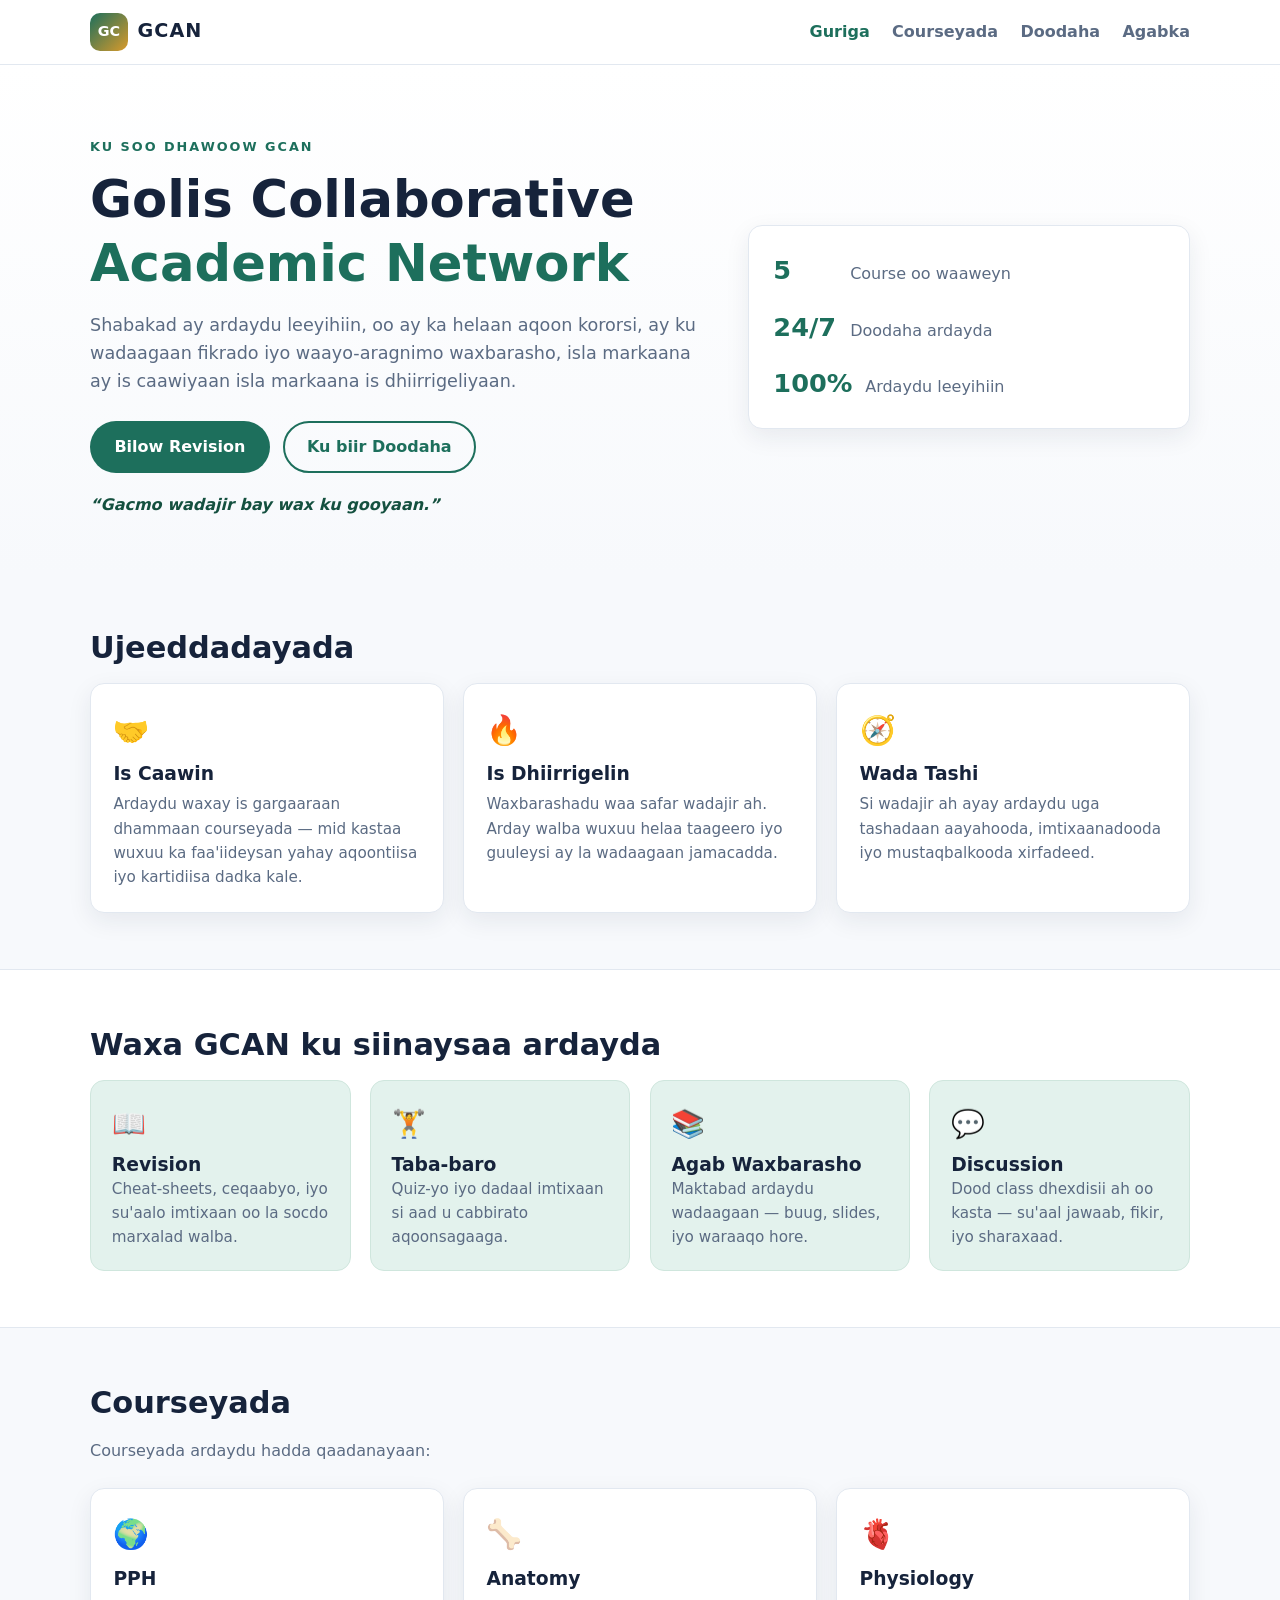
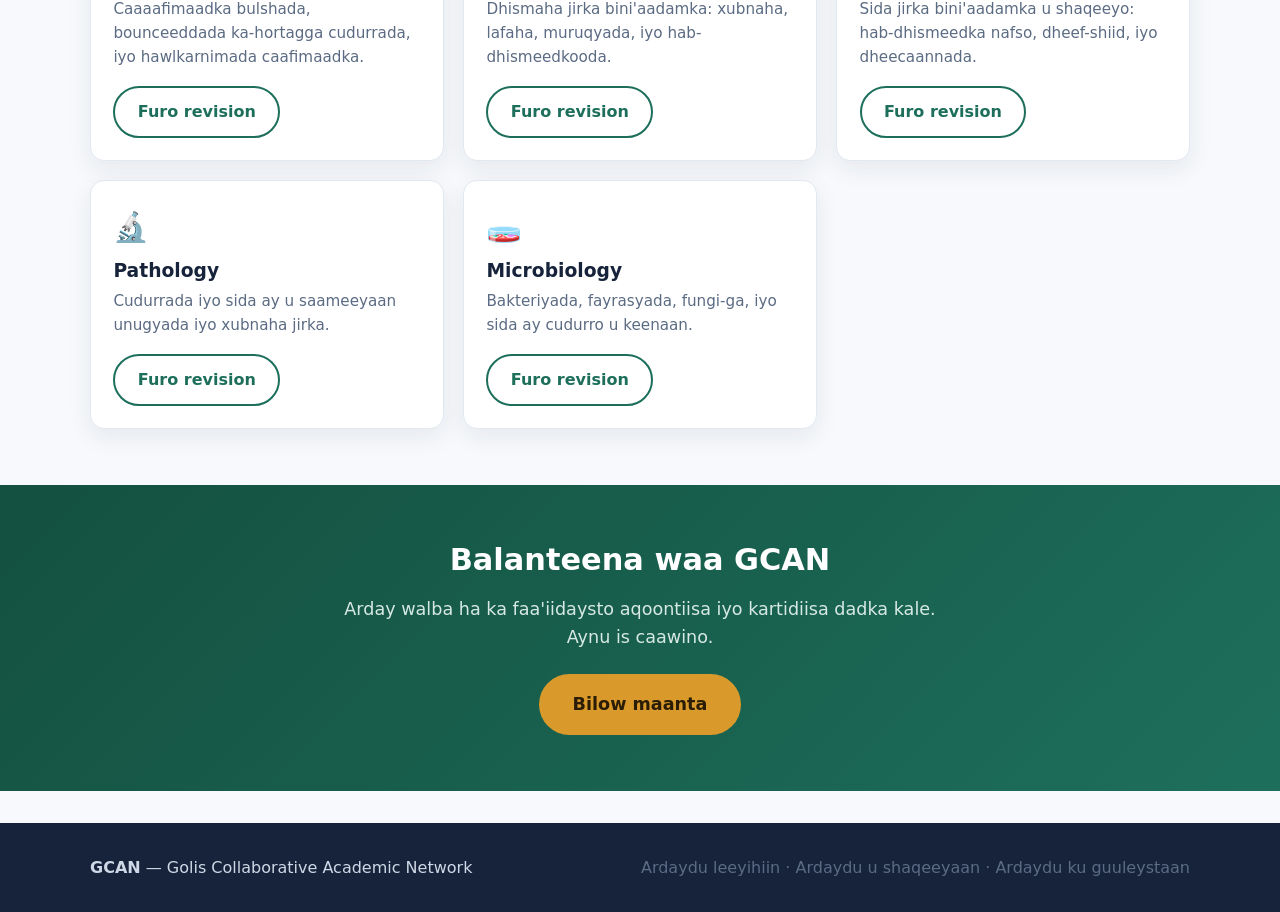
<file: index.html>
<!DOCTYPE html>
<html lang="so">
<head>
  <meta charset="UTF-8" />
  <meta name="viewport" content="width=device-width, initial-scale=1.0" />
  <title>GCAN — Golis Collaborative Academic Network</title>
  <meta name="description" content="GCAN waa shabakad ardaydu isku raadiyaan aqoon kororsi, revision, tababar, agab waxbarasho iyo doodaha class-ka dhexdiisa." />
  <link rel="stylesheet" href="css/style.css" />
</head>
<body>
  <header class="site-header">
    <div class="container nav-wrap">
      <a href="index.html" class="brand">
        <span class="brand-mark">GC</span>
        <span class="brand-text">GCAN</span>
      </a>
      <nav class="nav" id="mainNav">
        <a href="index.html" class="active">Guriga</a>
        <a href="courses.html">Courseyada</a>
        <a href="discussion.html">Doodaha</a>
        <a href="materials.html">Agabka</a>
      </nav>
      <button class="nav-toggle" id="navToggle" aria-label="Furo menu">☰</button>
    </div>
  </header>

  <main>
    <section class="hero">
      <div class="container hero-grid">
        <div>
          <p class="eyebrow">Ku soo dhawoow GCAN</p>
          <h1>Golis Collaborative <span class="accent">Academic Network</span></h1>
          <p class="lead">
            Shabakad ay ardaydu leeyihiin, oo ay ka helaan aqoon kororsi, ay ku wadaagaan
            fikrado iyo waayo-aragnimo waxbarasho, isla markaana ay is caawiyaan isla
            markaana is dhiirrigeliyaan.
          </p>
          <div class="hero-actions">
            <a class="btn btn-primary" href="courses.html">Bilow Revision</a>
            <a class="btn btn-ghost" href="discussion.html">Ku biir Doodaha</a>
          </div>
          <p class="quote">“Gacmo wadajir bay wax ku gooyaan.”</p>
        </div>
        <div class="hero-card" aria-hidden="true">
          <div class="hero-stat"><strong>5</strong><span>Course oo waaweyn</span></div>
          <div class="hero-stat"><strong>24/7</strong><span>Doodaha ardayda</span></div>
          <div class="hero-stat"><strong>100%</strong><span>Ardaydu leeyihiin</span></div>
        </div>
      </div>
    </section>

    <section class="section">
      <div class="container">
        <h2>Ujeeddadayada</h2>
        <div class="grid grid-3">
          <article class="card">
            <div class="card-icon">🤝</div>
            <h3>Is Caawin</h3>
            <p>Ardaydu waxay is gargaaraan dhammaan courseyada — mid kastaa wuxuu ka faa'iideysan yahay aqoontiisa iyo kartidiisa dadka kale.</p>
          </article>
          <article class="card">
            <div class="card-icon">🔥</div>
            <h3>Is Dhiirrigelin</h3>
            <p>Waxbarashadu waa safar wadajir ah. Arday walba wuxuu helaa taageero iyo guuleysi ay la wadaagaan jamacadda.</p>
          </article>
          <article class="card">
            <div class="card-icon">🧭</div>
            <h3>Wada Tashi</h3>
            <p>Si wadajir ah ayay ardaydu uga tashadaan aayahooda, imtixaanadooda iyo mustaqbalkooda xirfadeed.</p>
          </article>
        </div>
      </div>
    </section>

    <section class="section section-alt">
      <div class="container">
        <h2>Waxa GCAN ku siinaysaa ardayda</h2>
        <div class="grid grid-4">
          <article class="feature">
            <div class="feature-icon">📖</div>
            <h3>Revision</h3>
            <p>Cheat-sheets, ceqaabyo, iyo su'aalo imtixaan oo la socdo marxalad walba.</p>
          </article>
          <article class="feature">
            <div class="feature-icon">🏋️</div>
            <h3>Taba-baro</h3>
            <p>Quiz-yo iyo dadaal imtixaan si aad u cabbirato aqoonsagaaga.</p>
          </article>
          <article class="feature">
            <div class="feature-icon">📚</div>
            <h3>Agab Waxbarasho</h3>
            <p>Maktabad ardaydu wadaagaan — buug, slides, iyo waraaqo hore.</p>
          </article>
          <article class="feature">
            <div class="feature-icon">💬</div>
            <h3>Discussion</h3>
            <p>Dood class dhexdisii ah oo kasta — su'aal jawaab, fikir, iyo sharaxaad.</p>
          </article>
        </div>
      </div>
    </section>

    <section class="section">
      <div class="container">
        <h2>Courseyada</h2>
        <p class="section-sub">Courseyada ardaydu hadda qaadanayaan:</p>
        <div class="grid grid-3" id="courseCards"></div>
      </div>
    </section>

    <section class="section cta-band">
      <div class="container center">
        <h2>Balanteena waa GCAN</h2>
        <p class="lead">Arday walba ha ka faa'iidaysto aqoontiisa iyo kartidiisa dadka kale. Aynu is caawino.</p>
        <a class="btn btn-primary btn-lg" href="discussion.html">Bilow maanta</a>
      </div>
    </section>
  </main>

  <footer class="site-footer">
    <div class="container footer-wrap">
      <p><strong>GCAN</strong> — Golis Collaborative Academic Network</p>
      <p class="muted">Ardaydu leeyihiin · Ardaydu u shaqeeyaan · Ardaydu ku guuleystaan</p>
    </div>
  </footer>

  <script src="js/data.js"></script>
  <script src="js/app.js"></script>
</body>
</html>
</file>
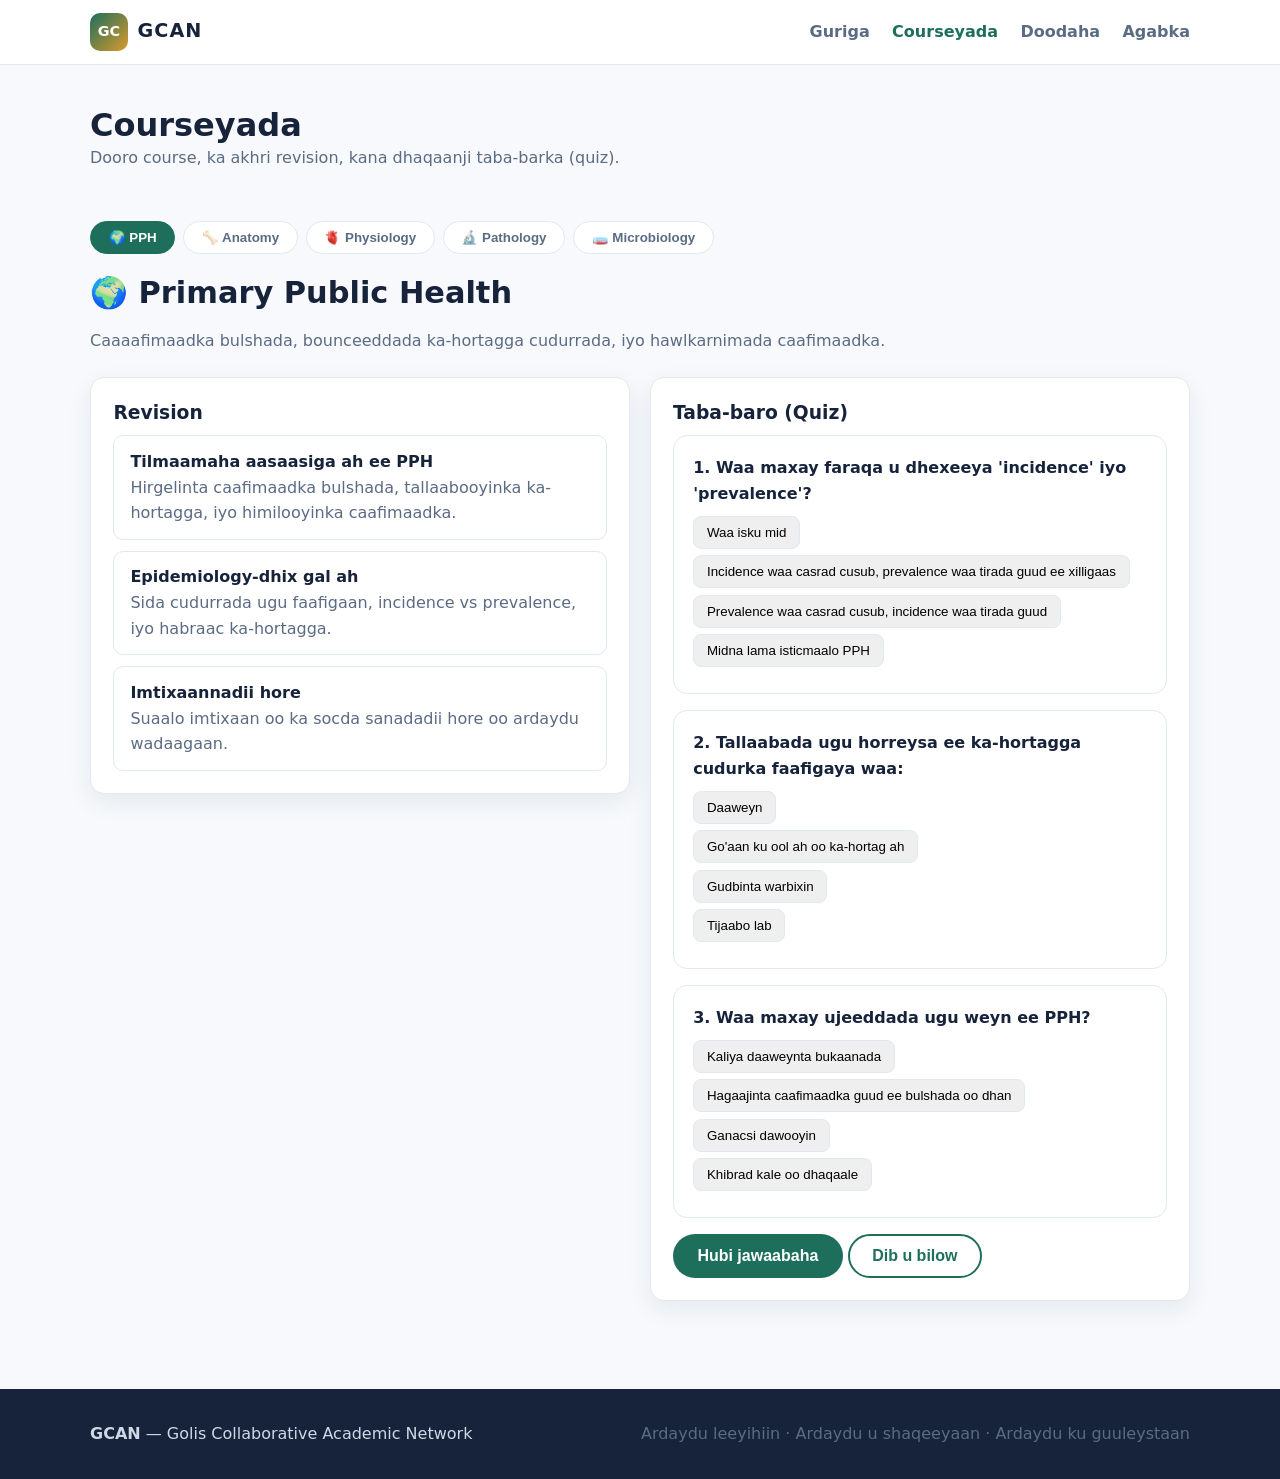
<file: courses.html>
<!DOCTYPE html>
<html lang="so">
<head>
  <meta charset="UTF-8" />
  <meta name="viewport" content="width=device-width, initial-scale=1.0" />
  <title>Courseyada — GCAN</title>
  <link rel="stylesheet" href="css/style.css" />
</head>
<body>
  <header class="site-header">
    <div class="container nav-wrap">
      <a href="index.html" class="brand">
        <span class="brand-mark">GC</span>
        <span class="brand-text">GCAN</span>
      </a>
      <nav class="nav" id="mainNav">
        <a href="index.html">Guriga</a>
        <a href="courses.html" class="active">Courseyada</a>
        <a href="discussion.html">Doodaha</a>
        <a href="materials.html">Agabka</a>
      </nav>
      <button class="nav-toggle" id="navToggle" aria-label="Furo menu">☰</button>
    </div>
  </header>

  <main>
    <section class="page-head">
      <div class="container">
        <h1>Courseyada</h1>
        <p>Dooro course, ka akhri revision, kana dhaqaanji taba-barka (quiz).</p>
      </div>
    </section>

    <section class="section" style="padding-top:1rem">
      <div class="container">
        <div class="tabs" id="courseTabs"></div>
        <div id="coursePanels"></div>
      </div>
    </section>
  </main>

  <footer class="site-footer">
    <div class="container footer-wrap">
      <p><strong>GCAN</strong> — Golis Collaborative Academic Network</p>
      <p class="muted">Ardaydu leeyihiin · Ardaydu u shaqeeyaan · Ardaydu ku guuleystaan</p>
    </div>
  </footer>

  <script src="js/data.js"></script>
  <script src="js/app.js"></script>
</body>
</html>
</file>
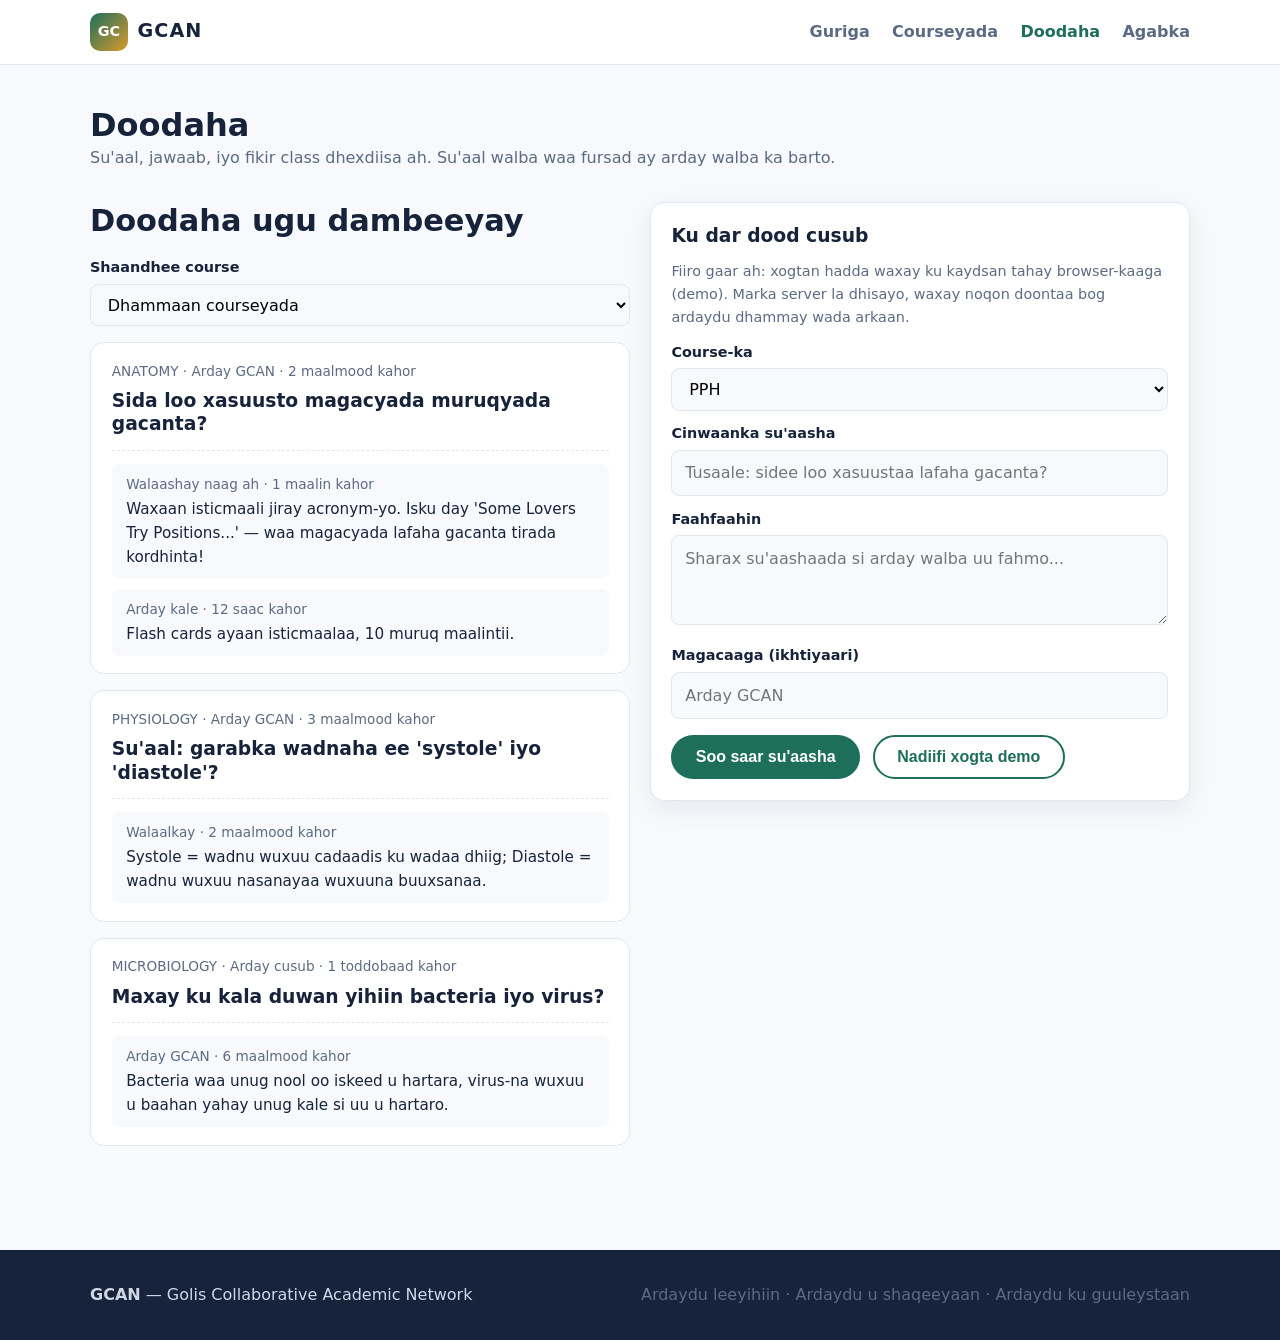
<file: discussion.html>
<!DOCTYPE html>
<html lang="so">
<head>
  <meta charset="UTF-8" />
  <meta name="viewport" content="width=device-width, initial-scale=1.0" />
  <title>Doodaha — GCAN</title>
  <link rel="stylesheet" href="css/style.css" />
</head>
<body>
  <header class="site-header">
    <div class="container nav-wrap">
      <a href="index.html" class="brand">
        <span class="brand-mark">GC</span>
        <span class="brand-text">GCAN</span>
      </a>
      <nav class="nav" id="mainNav">
        <a href="index.html">Guriga</a>
        <a href="courses.html">Courseyada</a>
        <a href="discussion.html" class="active">Doodaha</a>
        <a href="materials.html">Agabka</a>
      </nav>
      <button class="nav-toggle" id="navToggle" aria-label="Furo menu">☰</button>
    </div>
  </header>

  <main>
    <section class="page-head">
      <div class="container">
        <h1>Doodaha</h1>
        <p>Su'aal, jawaab, iyo fikir class dhexdiisa ah. Su'aal walba waa fursad ay arday walba ka barto.</p>
      </div>
    </section>

    <section class="section" style="padding-top:1rem">
      <div class="container panel-grid">
        <div>
          <h2>Doodaha ugu dambeeyay</h2>
          <div style="margin:1rem 0">
            <label for="threadFilter">Shaandhee course</label>
            <select id="threadFilter"></select>
          </div>
          <div id="threadList"></div>
        </div>

        <aside class="form-card">
          <h3>Ku dar dood cusub</h3>
          <p class="muted" style="font-size:0.9rem">
            Fiiro gaar ah: xogtan hadda waxay ku kaydsan tahay browser-kaaga (demo).
            Marka server la dhisayo, waxay noqon doontaa bog ardaydu dhammay wada arkaan.
          </p>
          <form id="threadForm">
            <label for="threadCourse">Course-ka</label>
            <select id="threadCourse"></select>
            <label for="threadTitle">Cinwaanka su'aasha</label>
            <input type="text" id="threadTitle" placeholder="Tusaale: sidee loo xasuustaa lafaha gacanta?" required />
            <label for="threadBody">Faahfaahin</label>
            <textarea id="threadBody" placeholder="Sharax su'aashaada si arday walba uu fahmo..." required></textarea>
            <label for="threadAuthor">Magacaaga (ikhtiyaari)</label>
            <input type="text" id="threadAuthor" placeholder="Arday GCAN" />
            <div class="form-row">
              <button class="btn btn-primary" type="submit">Soo saar su'aasha</button>
              <button class="btn btn-ghost" type="button" onclick="gcanReset()">Nadiifi xogta demo</button>
            </div>
          </form>
        </aside>
      </div>
    </section>
  </main>

  <footer class="site-footer">
    <div class="container footer-wrap">
      <p><strong>GCAN</strong> — Golis Collaborative Academic Network</p>
      <p class="muted">Ardaydu leeyihiin · Ardaydu u shaqeeyaan · Ardaydu ku guuleystaan</p>
    </div>
  </footer>

  <script src="js/data.js"></script>
  <script src="js/app.js"></script>
</body>
</html>
</file>
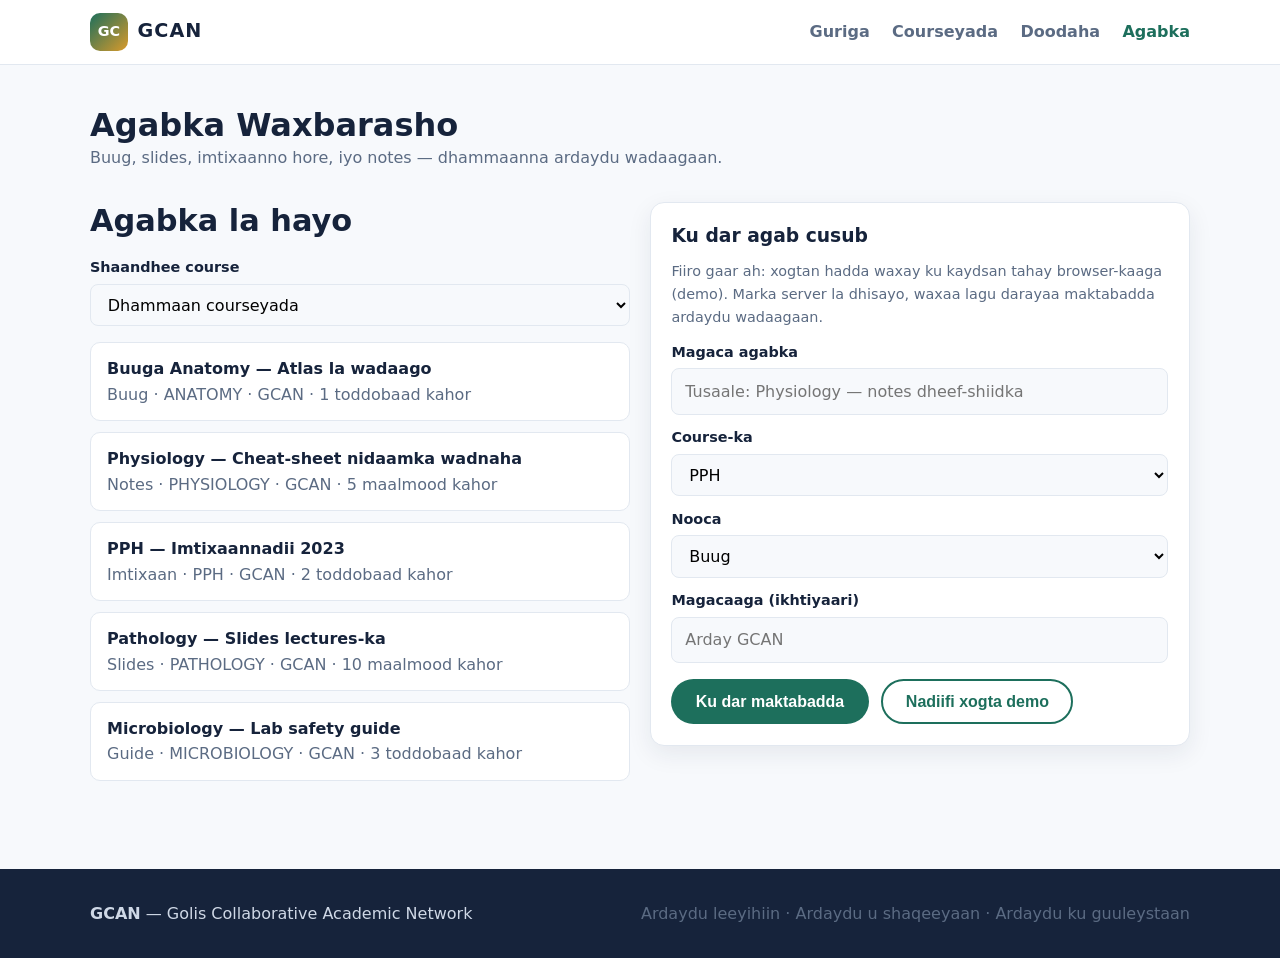
<file: materials.html>
<!DOCTYPE html>
<html lang="so">
<head>
  <meta charset="UTF-8" />
  <meta name="viewport" content="width=device-width, initial-scale=1.0" />
  <title>Agabka Waxbarasho — GCAN</title>
  <link rel="stylesheet" href="css/style.css" />
</head>
<body>
  <header class="site-header">
    <div class="container nav-wrap">
      <a href="index.html" class="brand">
        <span class="brand-mark">GC</span>
        <span class="brand-text">GCAN</span>
      </a>
      <nav class="nav" id="mainNav">
        <a href="index.html">Guriga</a>
        <a href="courses.html">Courseyada</a>
        <a href="discussion.html">Doodaha</a>
        <a href="materials.html" class="active">Agabka</a>
      </nav>
      <button class="nav-toggle" id="navToggle" aria-label="Furo menu">☰</button>
    </div>
  </header>

  <main>
    <section class="page-head">
      <div class="container">
        <h1>Agabka Waxbarasho</h1>
        <p>Buug, slides, imtixaanno hore, iyo notes — dhammaanna ardaydu wadaagaan.</p>
      </div>
    </section>

    <section class="section" style="padding-top:1rem">
      <div class="container panel-grid">
        <div>
          <h2>Agabka la hayo</h2>
          <div style="margin:1rem 0">
            <label for="materialFilter">Shaandhee course</label>
            <select id="materialFilter"></select>
          </div>
          <div id="materialList"></div>
        </div>

        <aside class="form-card">
          <h3>Ku dar agab cusub</h3>
          <p class="muted" style="font-size:0.9rem">
            Fiiro gaar ah: xogtan hadda waxay ku kaydsan tahay browser-kaaga (demo).
            Marka server la dhisayo, waxaa lagu darayaa maktabadda ardaydu wadaagaan.
          </p>
          <form id="materialForm">
            <label for="materialTitle">Magaca agabka</label>
            <input type="text" id="materialTitle" placeholder="Tusaale: Physiology — notes dheef-shiidka" required />
            <label for="materialCourse">Course-ka</label>
            <select id="materialCourse"></select>
            <label for="materialType">Nooca</label>
            <select id="materialType">
              <option value="Buug">Buug</option>
              <option value="Notes">Notes</option>
              <option value="Slides">Slides</option>
              <option value="Imtixaan">Imtixaan hore</option>
              <option value="Guide">Guide</option>
              <option value="Video">Video</option>
            </select>
            <label for="materialAuthor">Magacaaga (ikhtiyaari)</label>
            <input type="text" id="materialAuthor" placeholder="Arday GCAN" />
            <div class="form-row">
              <button class="btn btn-primary" type="submit">Ku dar maktabadda</button>
              <button class="btn btn-ghost" type="button" onclick="gcanReset()">Nadiifi xogta demo</button>
            </div>
          </form>
        </aside>
      </div>
    </section>
  </main>

  <footer class="site-footer">
    <div class="container footer-wrap">
      <p><strong>GCAN</strong> — Golis Collaborative Academic Network</p>
      <p class="muted">Ardaydu leeyihiin · Ardaydu u shaqeeyaan · Ardaydu ku guuleystaan</p>
    </div>
  </footer>

  <script src="js/data.js"></script>
  <script src="js/app.js"></script>
</body>
</html>
</file>
<file: css/style.css>
:root {
  --bg: #f7f9fc;
  --surface: #ffffff;
  --ink: #16233b;
  --muted: #5b6b83;
  --brand: #1d6f5c;
  --brand-dark: #14503f;
  --brand-soft: #e3f2ed;
  --accent: #d99a2b;
  --border: #e2e8f0;
  --radius: 14px;
  --shadow: 0 8px 24px rgba(22, 35, 59, 0.08);
}

* { margin: 0; padding: 0; box-sizing: border-box; }

body {
  font-family: "Segoe UI", system-ui, -apple-system, sans-serif;
  background: var(--bg);
  color: var(--ink);
  line-height: 1.6;
}

.container { width: min(1100px, 92%); margin: 0 auto; }
.center { text-align: center; }
.muted { color: var(--muted); }

h1, h2, h3 { line-height: 1.25; }
h2 { font-size: 1.9rem; margin-bottom: 1rem; }

.site-header {
  background: var(--surface);
  border-bottom: 1px solid var(--border);
  position: sticky;
  top: 0;
  z-index: 10;
}
.nav-wrap { display: flex; align-items: center; justify-content: space-between; padding: 0.8rem 0; }
.brand { display: flex; align-items: center; gap: 0.6rem; text-decoration: none; color: var(--ink); font-weight: 800; }
.brand-mark {
  width: 38px; height: 38px; border-radius: 10px;
  background: linear-gradient(135deg, var(--brand), var(--accent));
  color: #fff; display: grid; place-items: center; font-size: 0.9rem;
}
.brand-text { font-size: 1.2rem; letter-spacing: 1px; }
.nav { display: flex; gap: 1.4rem; }
.nav a { text-decoration: none; color: var(--muted); font-weight: 600; }
.nav a.active, .nav a:hover { color: var(--brand); }
.nav-toggle { display: none; background: none; border: none; font-size: 1.4rem; cursor: pointer; color: var(--ink); }

.hero { padding: 4.5rem 0 3.5rem; background: linear-gradient(180deg, #fff, var(--bg)); }
.hero-grid { display: grid; grid-template-columns: 1.4fr 1fr; gap: 2.5rem; align-items: center; }
.eyebrow { color: var(--brand); font-weight: 700; text-transform: uppercase; letter-spacing: 2px; font-size: 0.8rem; }
.hero h1 { font-size: clamp(2rem, 5vw, 3.2rem); margin: 0.6rem 0 1rem; }
.accent { color: var(--brand); }
.lead { color: var(--muted); font-size: 1.1rem; max-width: 55ch; }
.hero-actions { display: flex; gap: 0.8rem; margin: 1.6rem 0 1.2rem; flex-wrap: wrap; }
.quote { font-style: italic; color: var(--brand-dark); font-weight: 600; }
.hero-card {
  background: var(--surface); border: 1px solid var(--border);
  border-radius: var(--radius); box-shadow: var(--shadow);
  padding: 1.5rem; display: flex; flex-direction: column; gap: 1rem;
}
.hero-stat { display: flex; align-items: baseline; gap: 0.8rem; }
.hero-stat strong { font-size: 1.6rem; color: var(--brand); min-width: 4rem; }
.hero-stat span { color: var(--muted); }

.btn {
  display: inline-block; padding: 0.7rem 1.4rem; border-radius: 999px;
  font-weight: 700; text-decoration: none; border: 2px solid transparent;
  cursor: pointer; font-size: 1rem; transition: transform 0.15s ease;
}
.btn:hover { transform: translateY(-2px); }
.btn-primary { background: var(--brand); color: #fff; }
.btn-primary:hover { background: var(--brand-dark); }
.btn-ghost { border-color: var(--brand); color: var(--brand); background: transparent; }
.btn-lg { padding: 0.9rem 2rem; font-size: 1.1rem; }

.section { padding: 3.5rem 0; }
.section-alt { background: var(--surface); border-top: 1px solid var(--border); border-bottom: 1px solid var(--border); }
.section-sub { color: var(--muted); margin-bottom: 1.5rem; }

.grid { display: grid; gap: 1.2rem; }
.grid-3 { grid-template-columns: repeat(3, 1fr); }
.grid-4 { grid-template-columns: repeat(4, 1fr); }

.card {
  background: var(--surface); border: 1px solid var(--border);
  border-radius: var(--radius); padding: 1.4rem; box-shadow: var(--shadow);
}
.card-icon { font-size: 1.8rem; margin-bottom: 0.6rem; }
.card h3 { margin-bottom: 0.4rem; }
.card p, .feature p { color: var(--muted); font-size: 0.95rem; }

.feature {
  background: var(--brand-soft); border-radius: var(--radius);
  padding: 1.3rem; border: 1px solid #cfe6dd;
}
.feature-icon { font-size: 1.7rem; margin-bottom: 0.5rem; }

.cta-band { background: linear-gradient(135deg, var(--brand-dark), var(--brand)); color: #fff; }
.cta-band h2 { color: #fff; }
.cta-band .lead { color: #d7e9e3; margin: 0 auto 1.4rem; }
.cta-band .btn-primary { background: var(--accent); color: #2b1d05; }

.site-footer { background: var(--ink); color: #cfd8e6; padding: 2rem 0; margin-top: 2rem; }
.footer-wrap { display: flex; justify-content: space-between; flex-wrap: wrap; gap: 0.5rem; }

.page-head { padding: 2.5rem 0 1rem; }
.page-head h1 { font-size: 2rem; }
.page-head p { color: var(--muted); }

.tabs { display: flex; flex-wrap: wrap; gap: 0.5rem; margin: 1.2rem 0; }
.tab-btn {
  padding: 0.5rem 1.1rem; border-radius: 999px; border: 1px solid var(--border);
  background: var(--surface); cursor: pointer; font-weight: 600; color: var(--muted);
}
.tab-btn.active { background: var(--brand); border-color: var(--brand); color: #fff; }

.panel { display: none; }
.panel.active { display: block; }
.panel-grid { display: grid; grid-template-columns: 1fr 1fr; gap: 1.2rem; align-items: start; }

.list { list-style: none; display: flex; flex-direction: column; gap: 0.7rem; }
.list li {
  background: var(--surface); border: 1px solid var(--border);
  border-radius: 10px; padding: 0.8rem 1rem;
}
.list li strong { display: block; }

.quiz-q { background: var(--surface); border: 1px solid var(--border); border-radius: var(--radius); padding: 1.2rem; margin-bottom: 1rem; }
.quiz-q h4 { margin-bottom: 0.6rem; }
.quiz-opt { display: block; padding: 0.5rem 0.8rem; border: 1px solid var(--border); border-radius: 8px; margin: 0.4rem 0; cursor: pointer; }
.quiz-opt:hover { border-color: var(--brand); }
.quiz-opt.correct { background: var(--brand-soft); border-color: var(--brand); color: var(--brand-dark); font-weight: 700; }
.quiz-opt.wrong { background: #fdeaea; border-color: #d64545; color: #a02020; }

.thread { background: var(--surface); border: 1px solid var(--border); border-radius: var(--radius); padding: 1.1rem 1.3rem; margin-bottom: 1rem; }
.thread-meta { font-size: 0.85rem; color: var(--muted); margin-bottom: 0.4rem; }
.replies { margin-top: 0.9rem; border-top: 1px dashed var(--border); padding-top: 0.8rem; display: flex; flex-direction: column; gap: 0.6rem; }
.reply { background: var(--bg); border-radius: 8px; padding: 0.6rem 0.9rem; font-size: 0.95rem; }
.reply .thread-meta { margin-bottom: 0.1rem; }

.form-card { background: var(--surface); border: 1px solid var(--border); border-radius: var(--radius); padding: 1.3rem; box-shadow: var(--shadow); }
.form-card h3 { margin-bottom: 0.8rem; }
label { display: block; font-weight: 600; margin: 0.7rem 0 0.3rem; font-size: 0.9rem; }
input[type="text"], textarea, select {
  width: 100%; padding: 0.6rem 0.8rem; border: 1px solid var(--border);
  border-radius: 8px; font: inherit; background: var(--bg);
}
textarea { min-height: 90px; resize: vertical; }
input:focus, textarea:focus, select:focus { outline: 2px solid var(--brand-soft); border-color: var(--brand); }
.form-row { display: flex; gap: 0.8rem; align-items: center; margin-top: 1rem; flex-wrap: wrap; }
.notice { background: var(--brand-soft); border: 1px solid #cfe6dd; color: var(--brand-dark); border-radius: 10px; padding: 0.8rem 1rem; margin: 1rem 0; }

@media (max-width: 900px) {
  .grid-4 { grid-template-columns: repeat(2, 1fr); }
  .grid-3 { grid-template-columns: repeat(2, 1fr); }
  .hero-grid { grid-template-columns: 1fr; }
  .panel-grid { grid-template-columns: 1fr; }
}
@media (max-width: 620px) {
  .nav {
    display: none; position: absolute; top: 100%; left: 0; right: 0;
    background: var(--surface); flex-direction: column; padding: 1rem 5%;
    border-bottom: 1px solid var(--border); gap: 0.9rem;
  }
  .nav.open { display: flex; }
  .nav-toggle { display: block; }
  .grid-3, .grid-4 { grid-template-columns: 1fr; }
}
</file>
